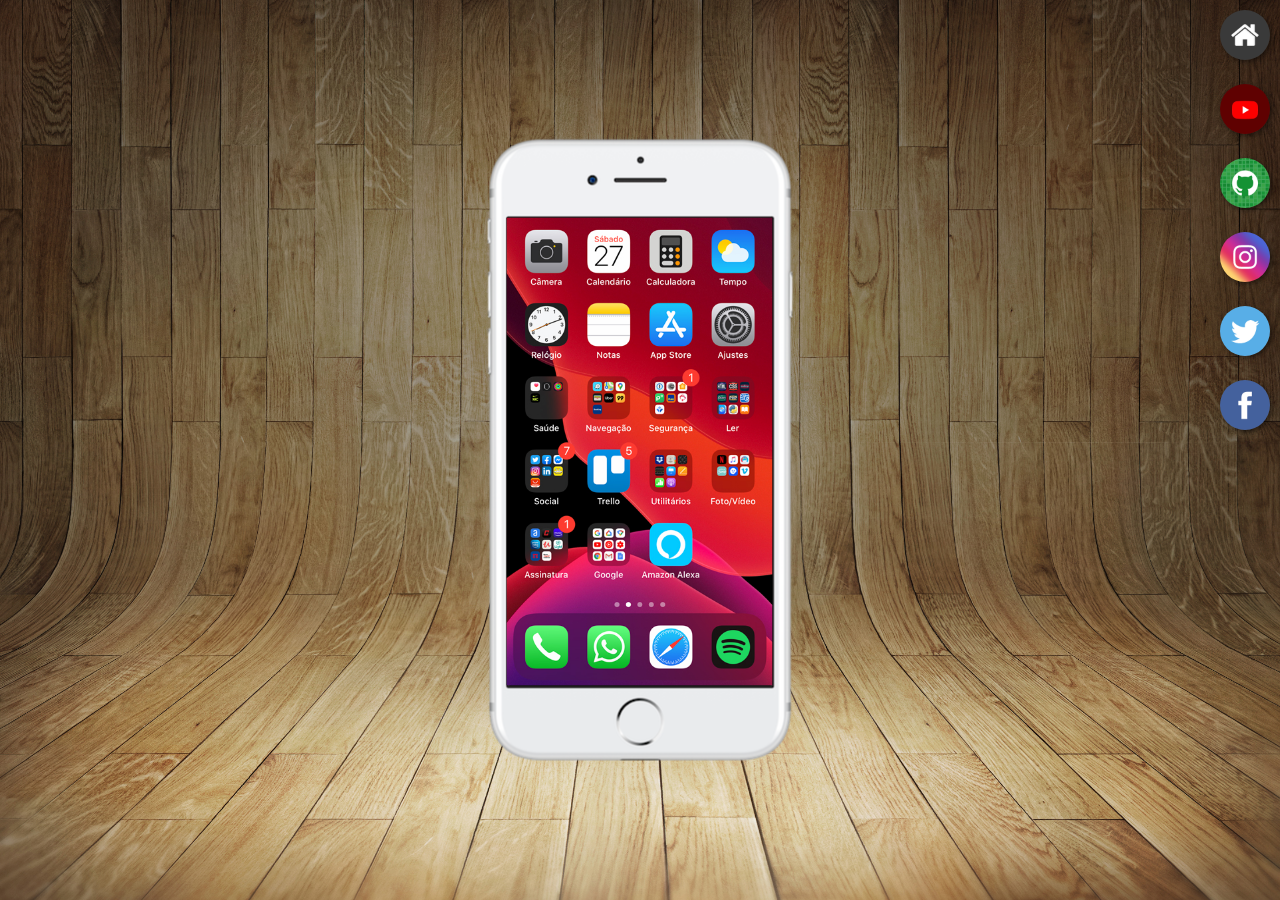
<file: index.html>
<!DOCTYPE html>
<html lang="pt-br">
<head>
    <meta charset="UTF-8">
    <meta name="viewport" content="width=device-width, initial-scale=1.0">
    <link rel="shortcut icon" href="favicon.ico" type="image/x-icon">
    <link rel="stylesheet" href="estilos/style.css">
    <title>Projeto Social</title>
</head>
<body>
   
    <main>
        <section id="telefone">          
               <iframe src="home.html" name="tela" id="tela" frameborder="0"></iframe>
        </section>

        <section id="redes-sociais"> 
            <a href="home.html" target="tela"><img src="imagens/logo-home.jpg" alt="home"></a><br>
            <a href="youtube.html" target="tela"><img src="imagens/logo-youtube.jpg" alt="youtube"></a><br>
            <a href="github.html" target="tela"><img src="imagens/logo-github.jpg" alt="github"></a><br>
            <a href="instagram.html" target="tela"><img src="imagens/logo-instagram.jpg" alt="instagram"></a><br>
            <a href="twitter.html" target="tela"><img src="imagens/logo-twitter.jpg" alt="twitter"></a><br>
            <a href="facebook.html" target="tela"><img src="imagens/logo-facebook.jpg" alt="facebook"></a><br>
        </section>
    </main>
   
</body>
</html>
</file>
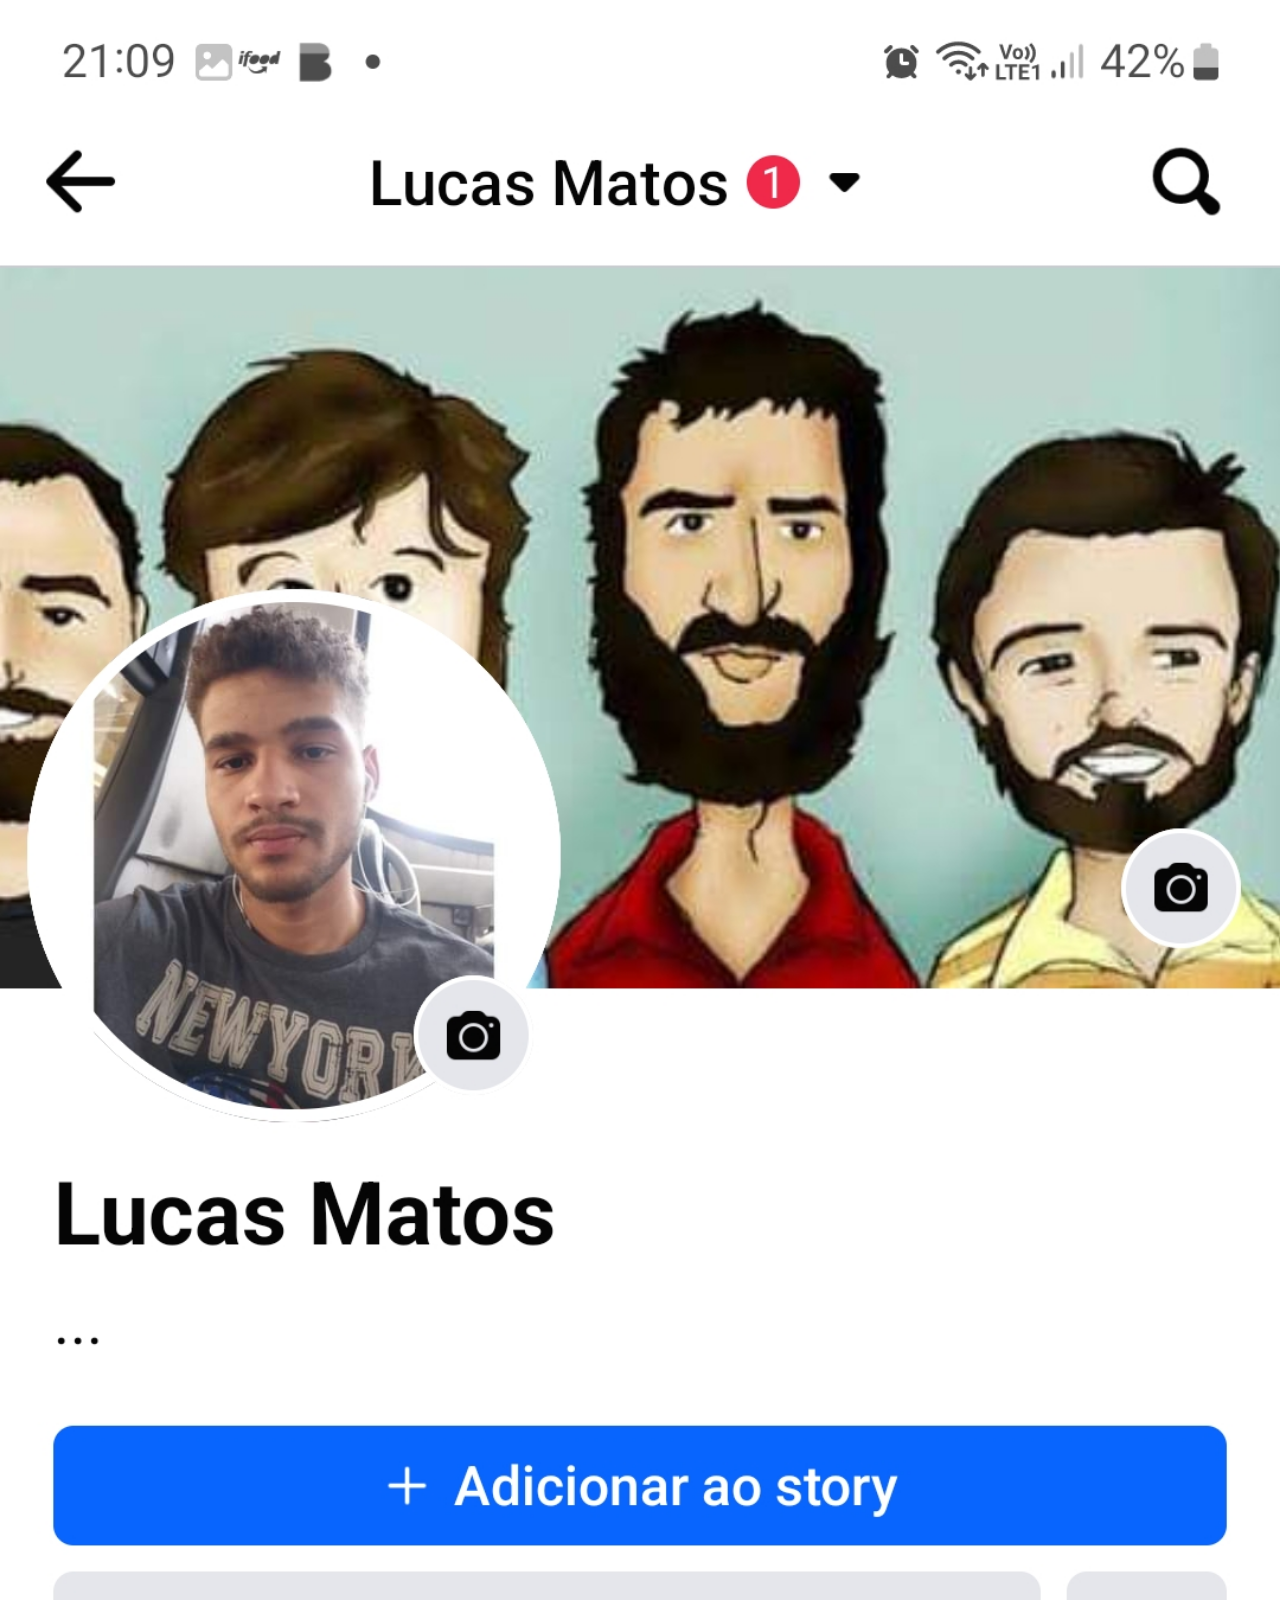
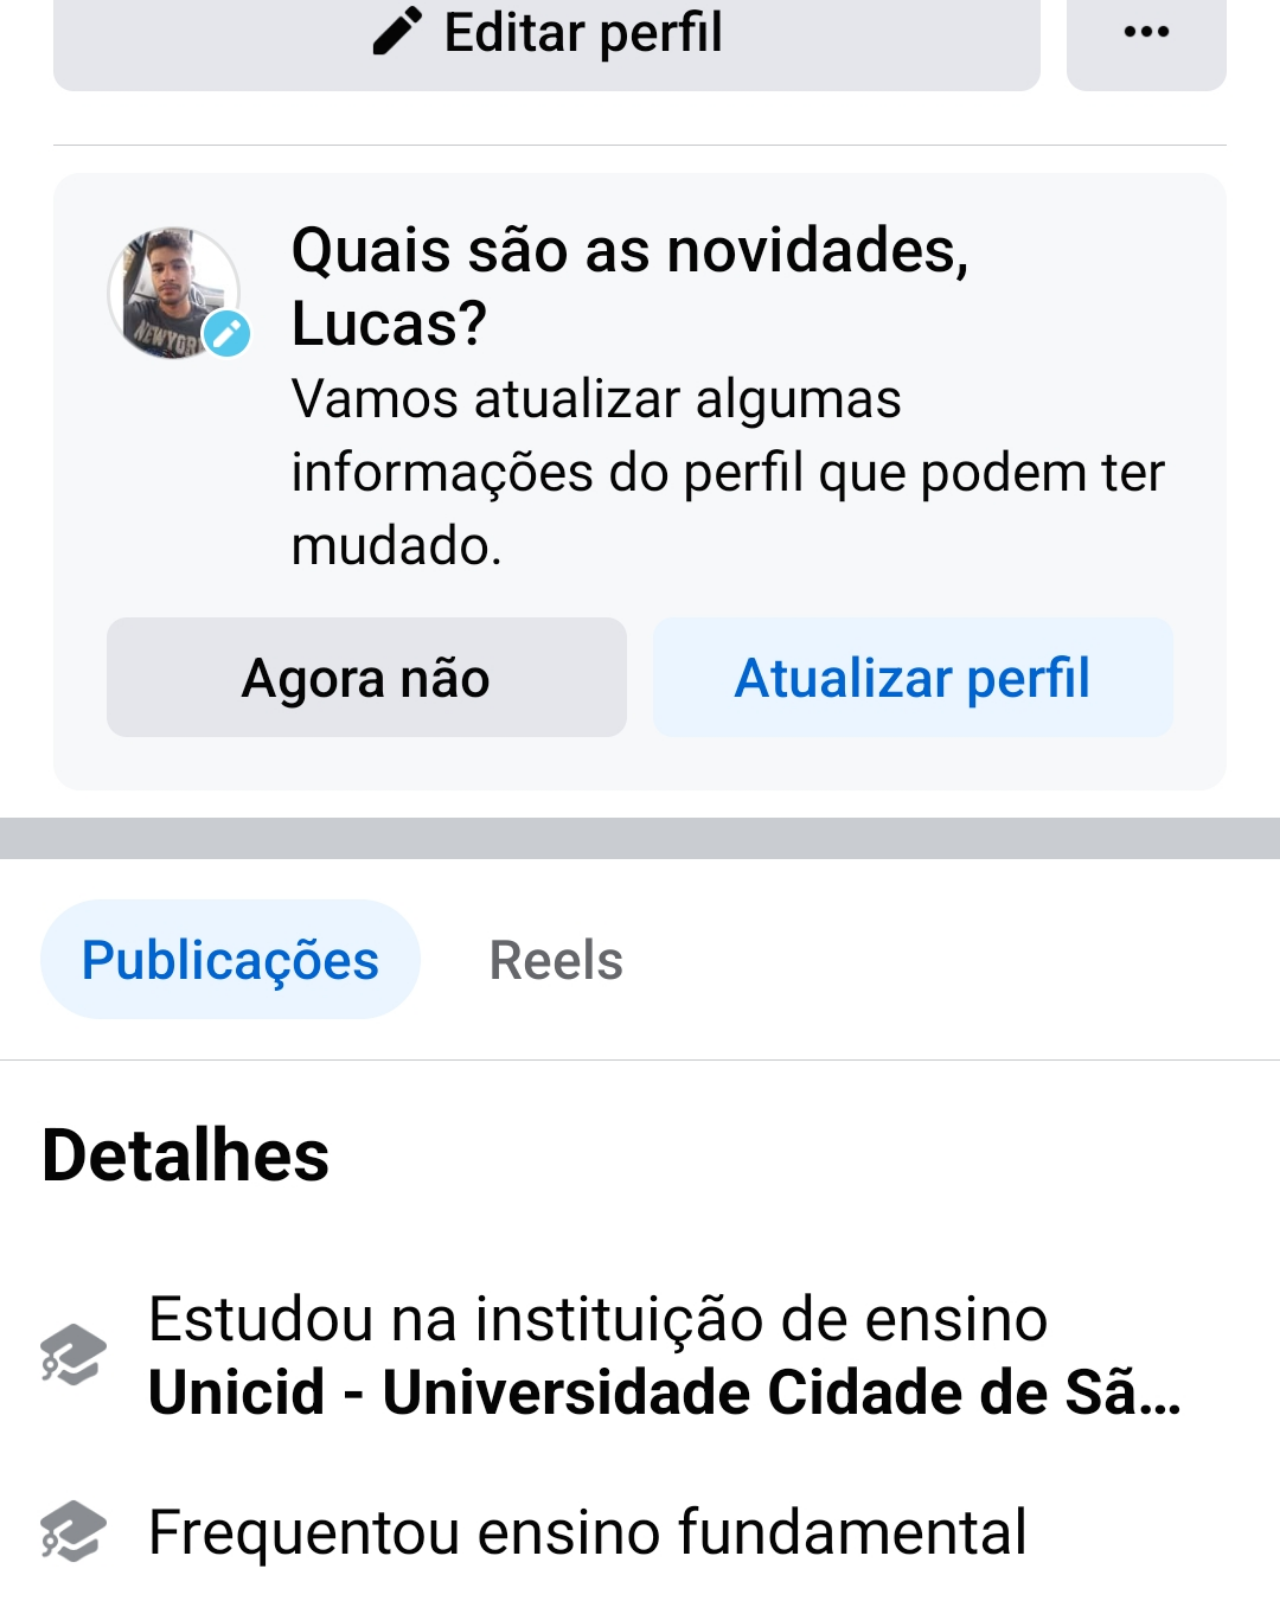
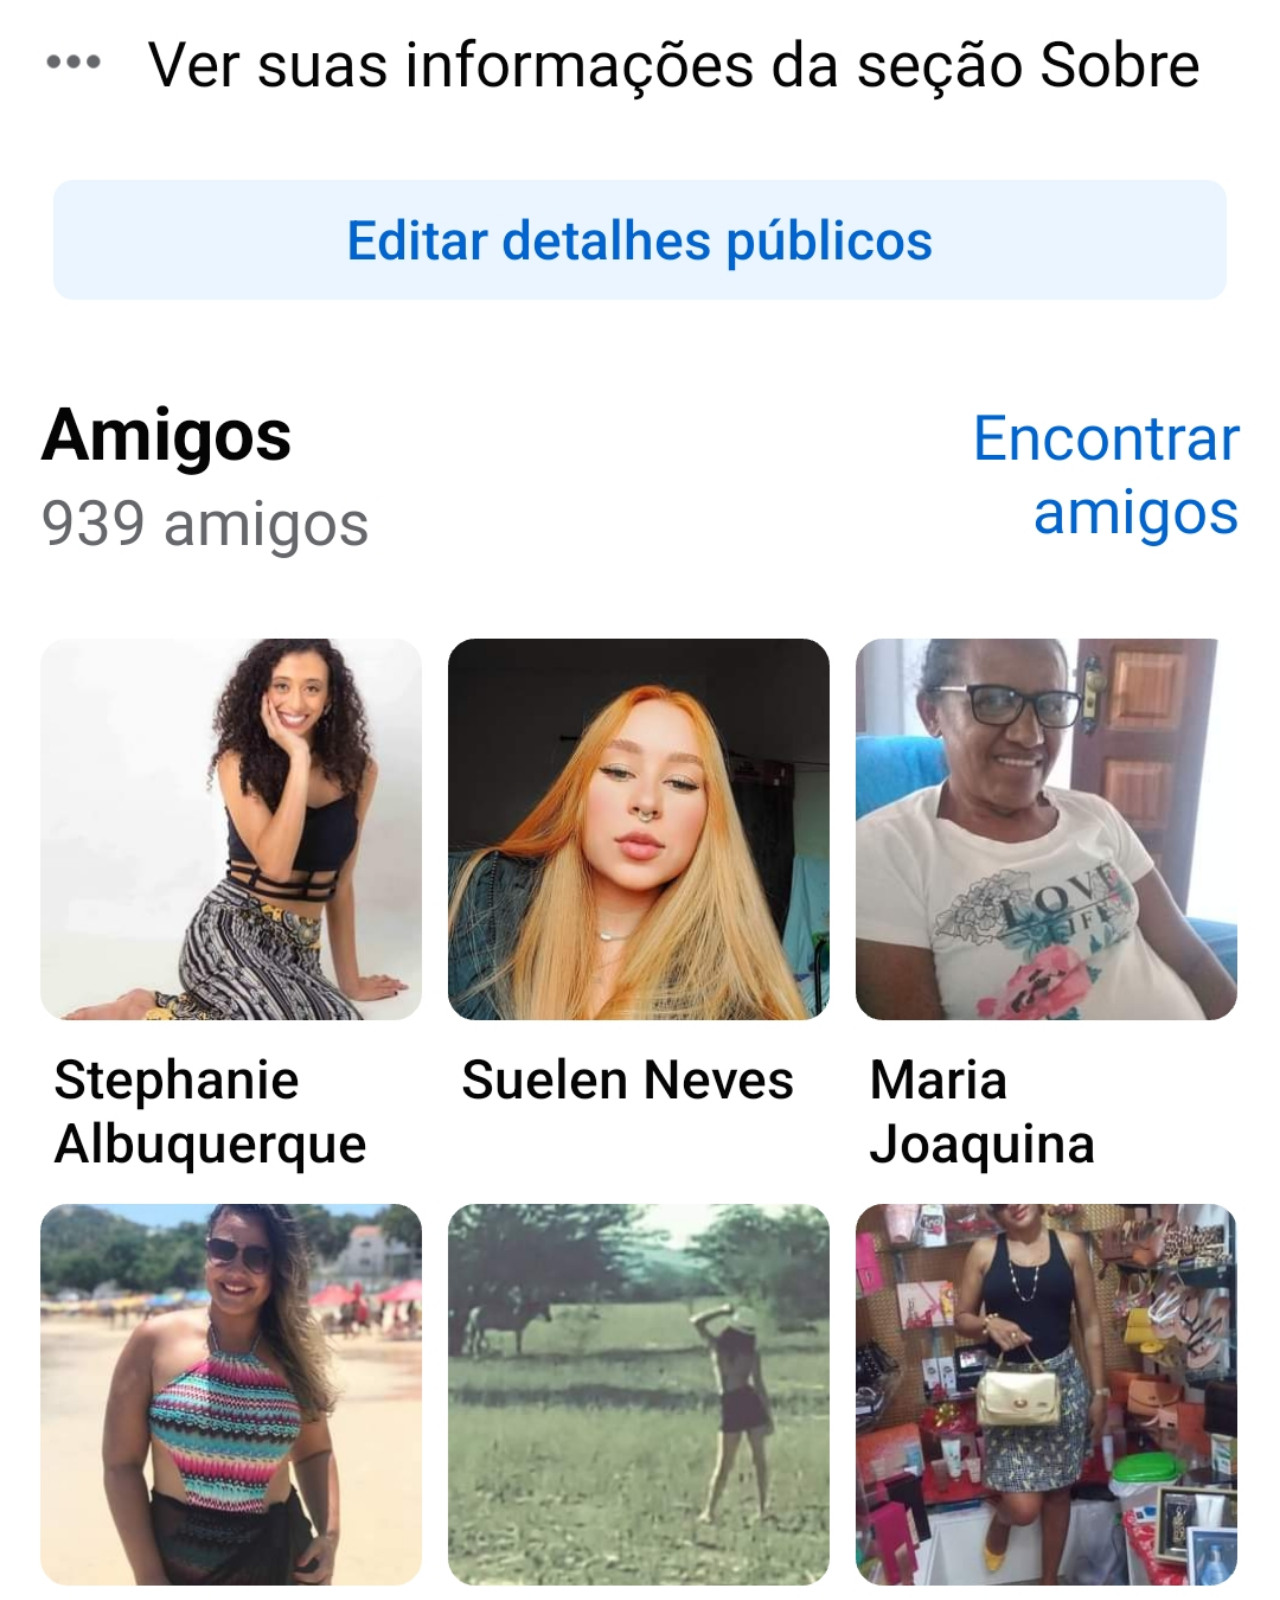
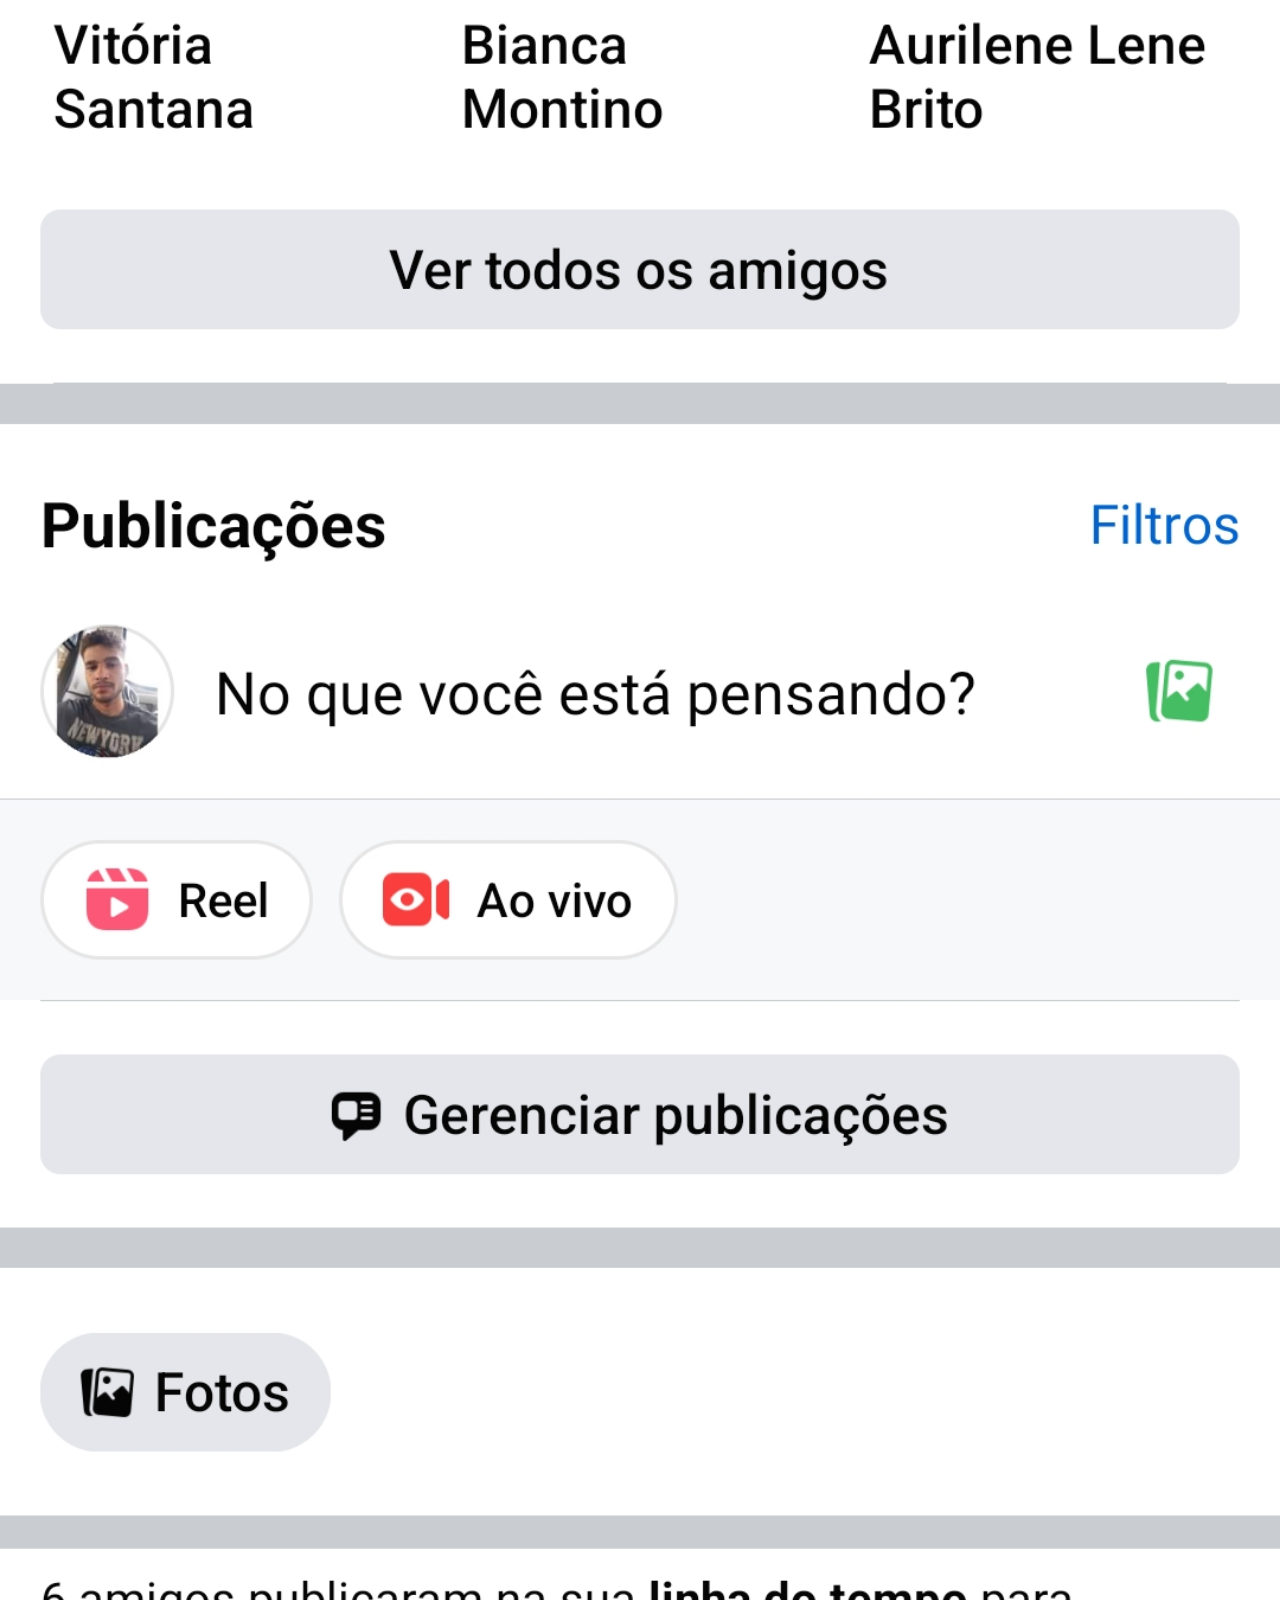
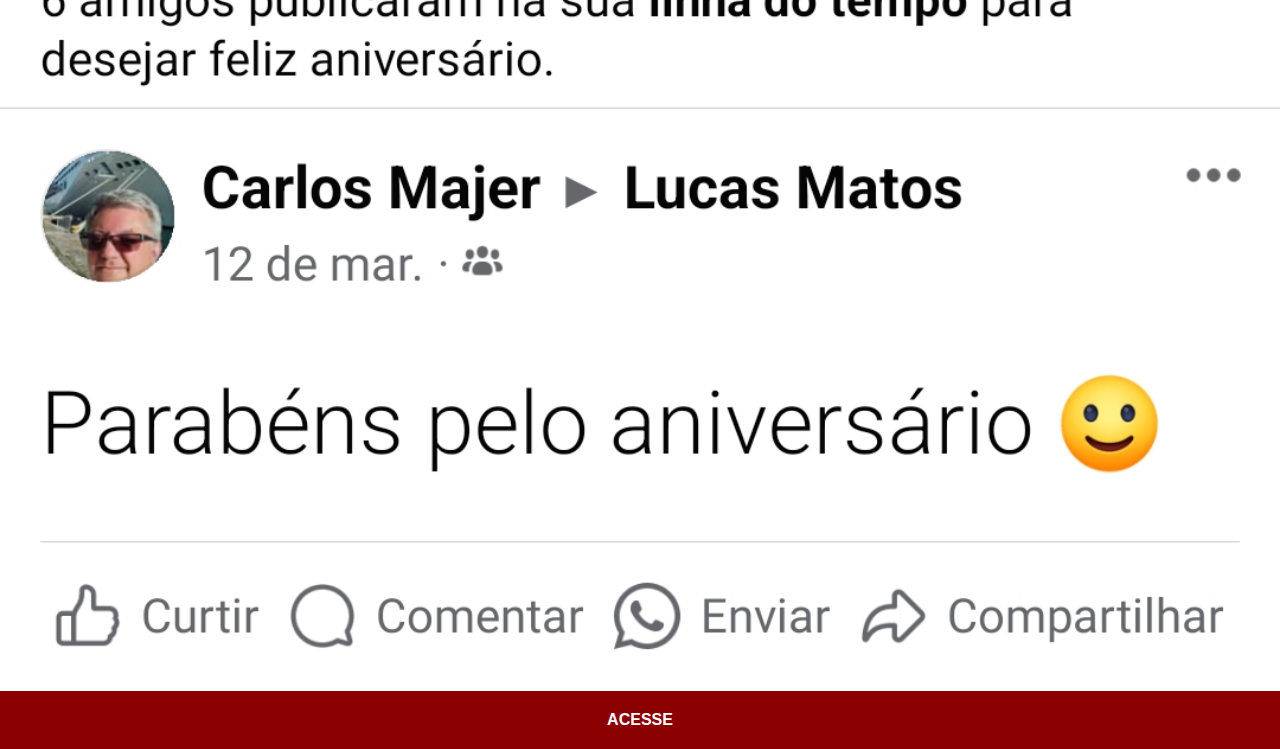
<file: facebook.html>
<!DOCTYPE html>
<html lang="pt-br">
<head>
    <meta charset="UTF-8">
    <meta name="viewport" content="width=device-width, initial-scale=1.0">
    <title>Facebook</title>
    <link rel="stylesheet" href="estilos/social.css">
</head>
<body>
    <img src="imagens/tela-facebook.jpg" alt="Facebook">
    <a href="https://www.facebook.com/lucas.matos.35513/">ACESSE</a>
</body>
</html>
</file>
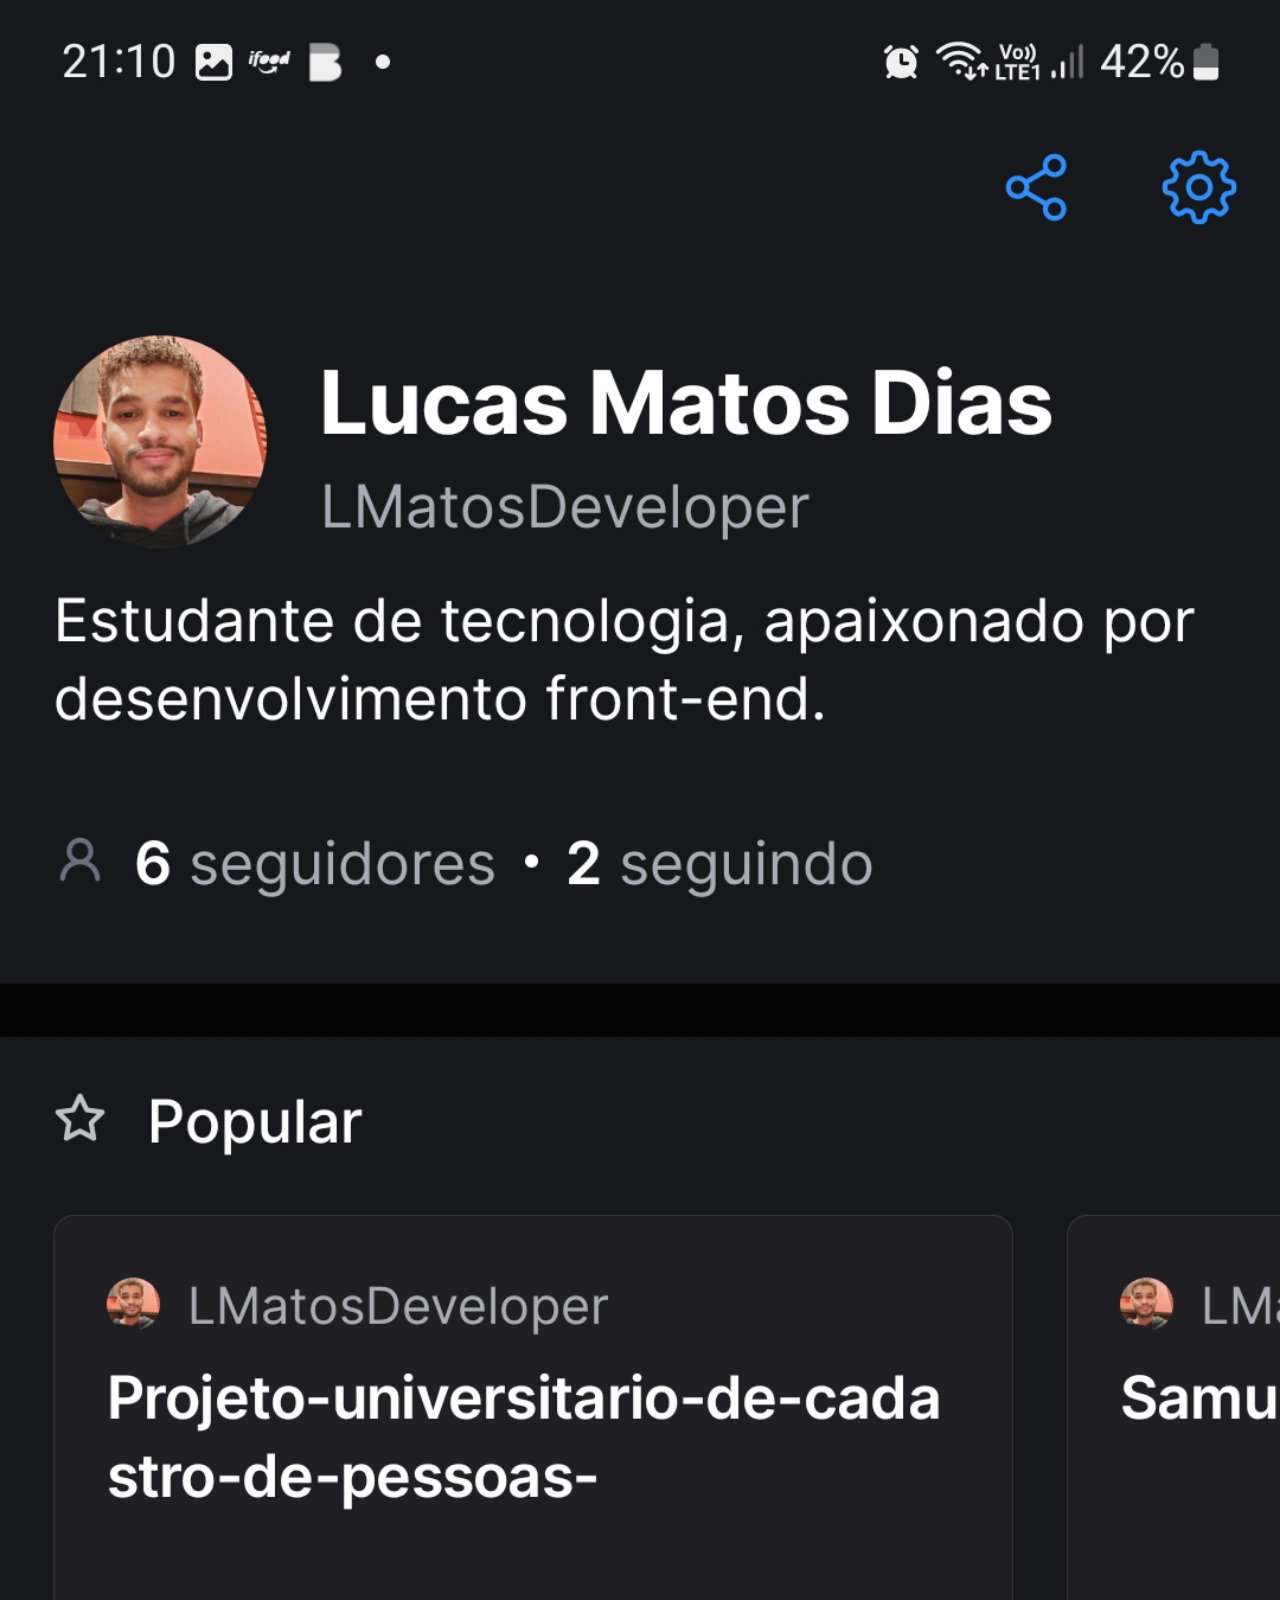
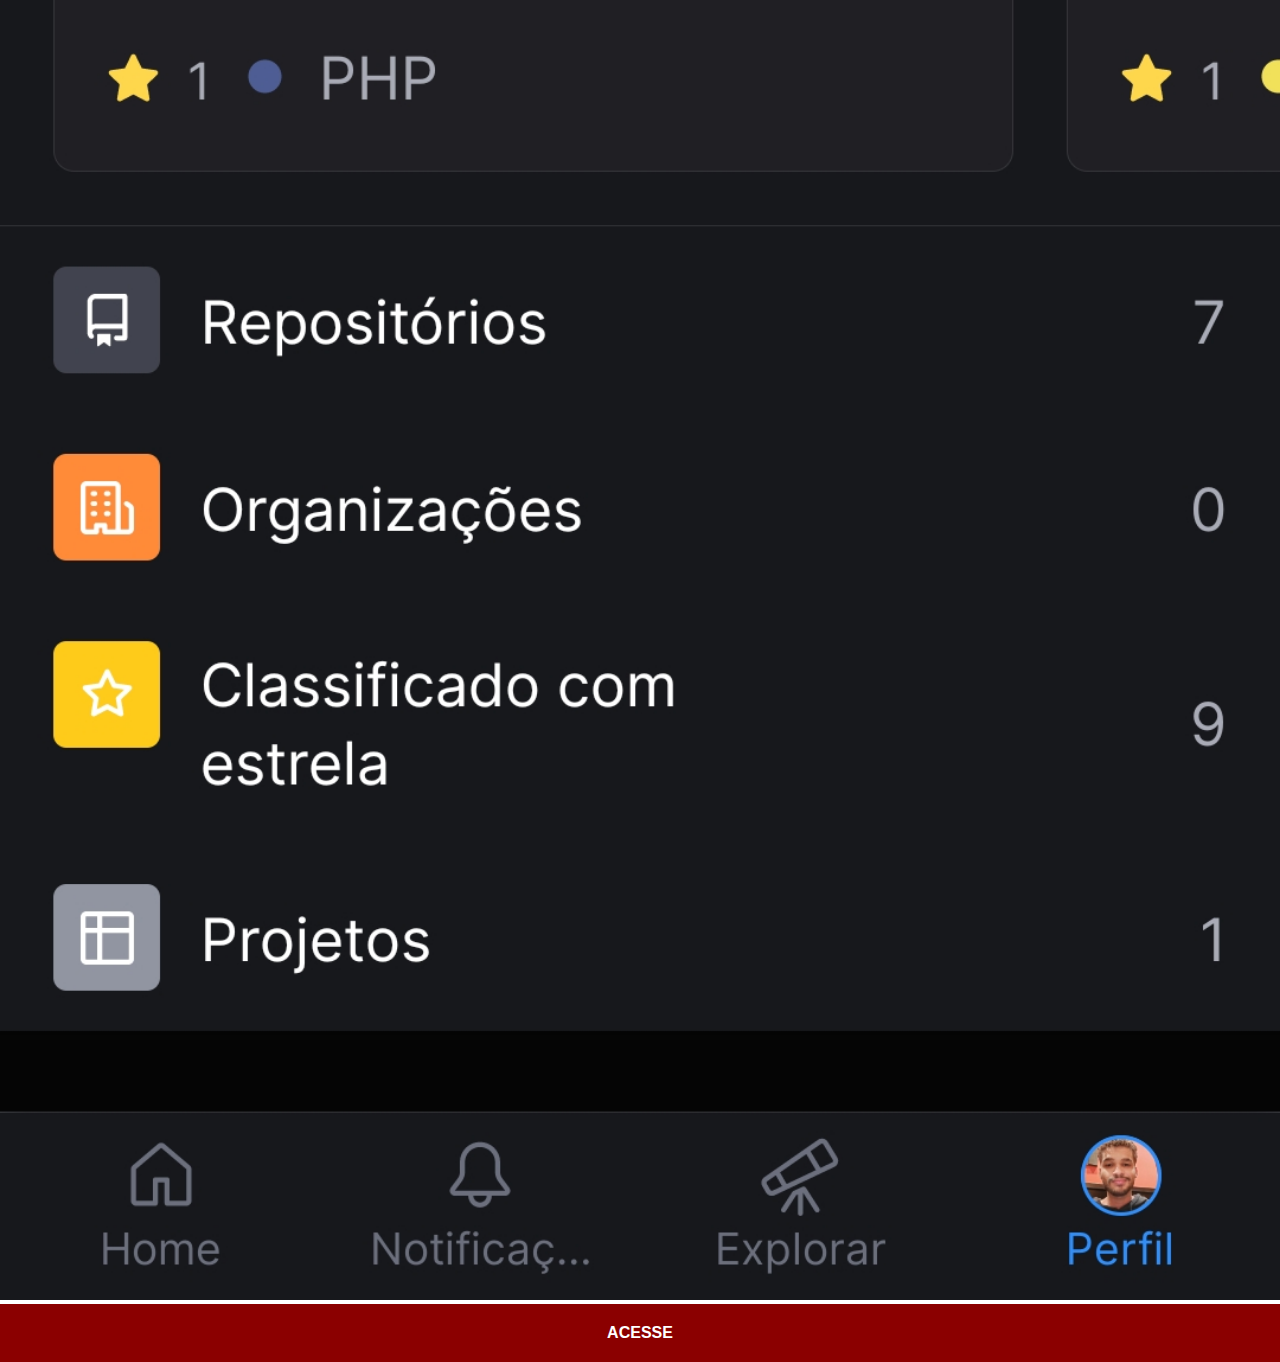
<file: github.html>
<!DOCTYPE html>
<html lang="pt-br">
<head>
    <meta charset="UTF-8">
    <meta name="viewport" content="width=device-width, initial-scale=1.0">
    <title>Document</title>
    <link rel="stylesheet" href="estilos/social.css">
</head>
<body>
    <img src="imagens/tela-github.jpg" alt="Github">
    <a href="https://github.com/LMatosDeveloper">ACESSE</a>
</body>
</html>
</file>
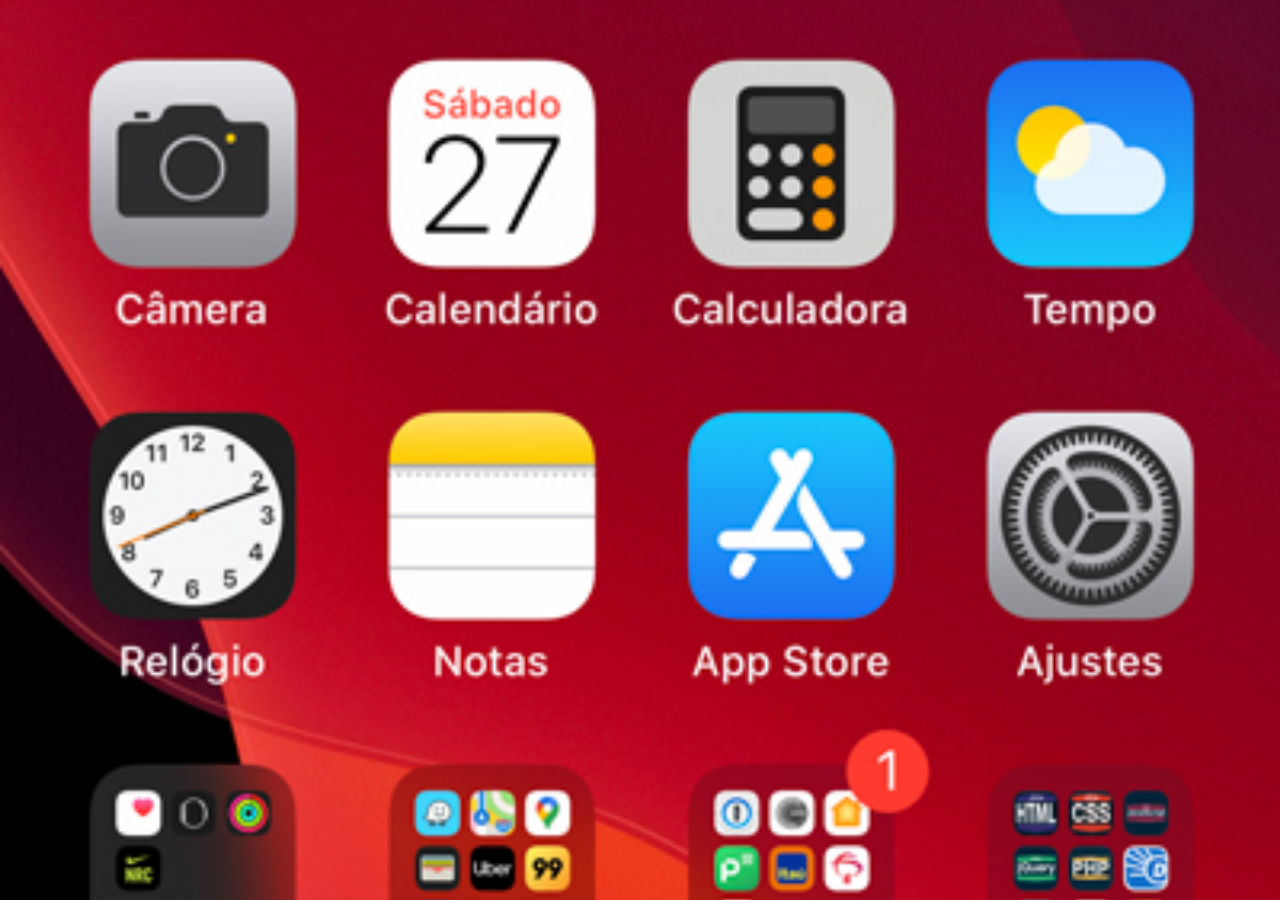
<file: home.html>
<!DOCTYPE html>
<html lang="pt-br">
<head>
    <meta charset="UTF-8">
    <meta name="viewport" content="width=device-width, initial-scale=1.0">
    <title>Home</title>
    <style>
        *{
            margin: 0px;
            padding: 0px;
        }
        body {
            width: 100vw;
            height: 100vh;
            background: black url('imagens/tela-home.jpg') no-repeat top center; 
            background-size: cover;
        }
    </style>
</head>
<body>
    
</body>
</html>
</file>
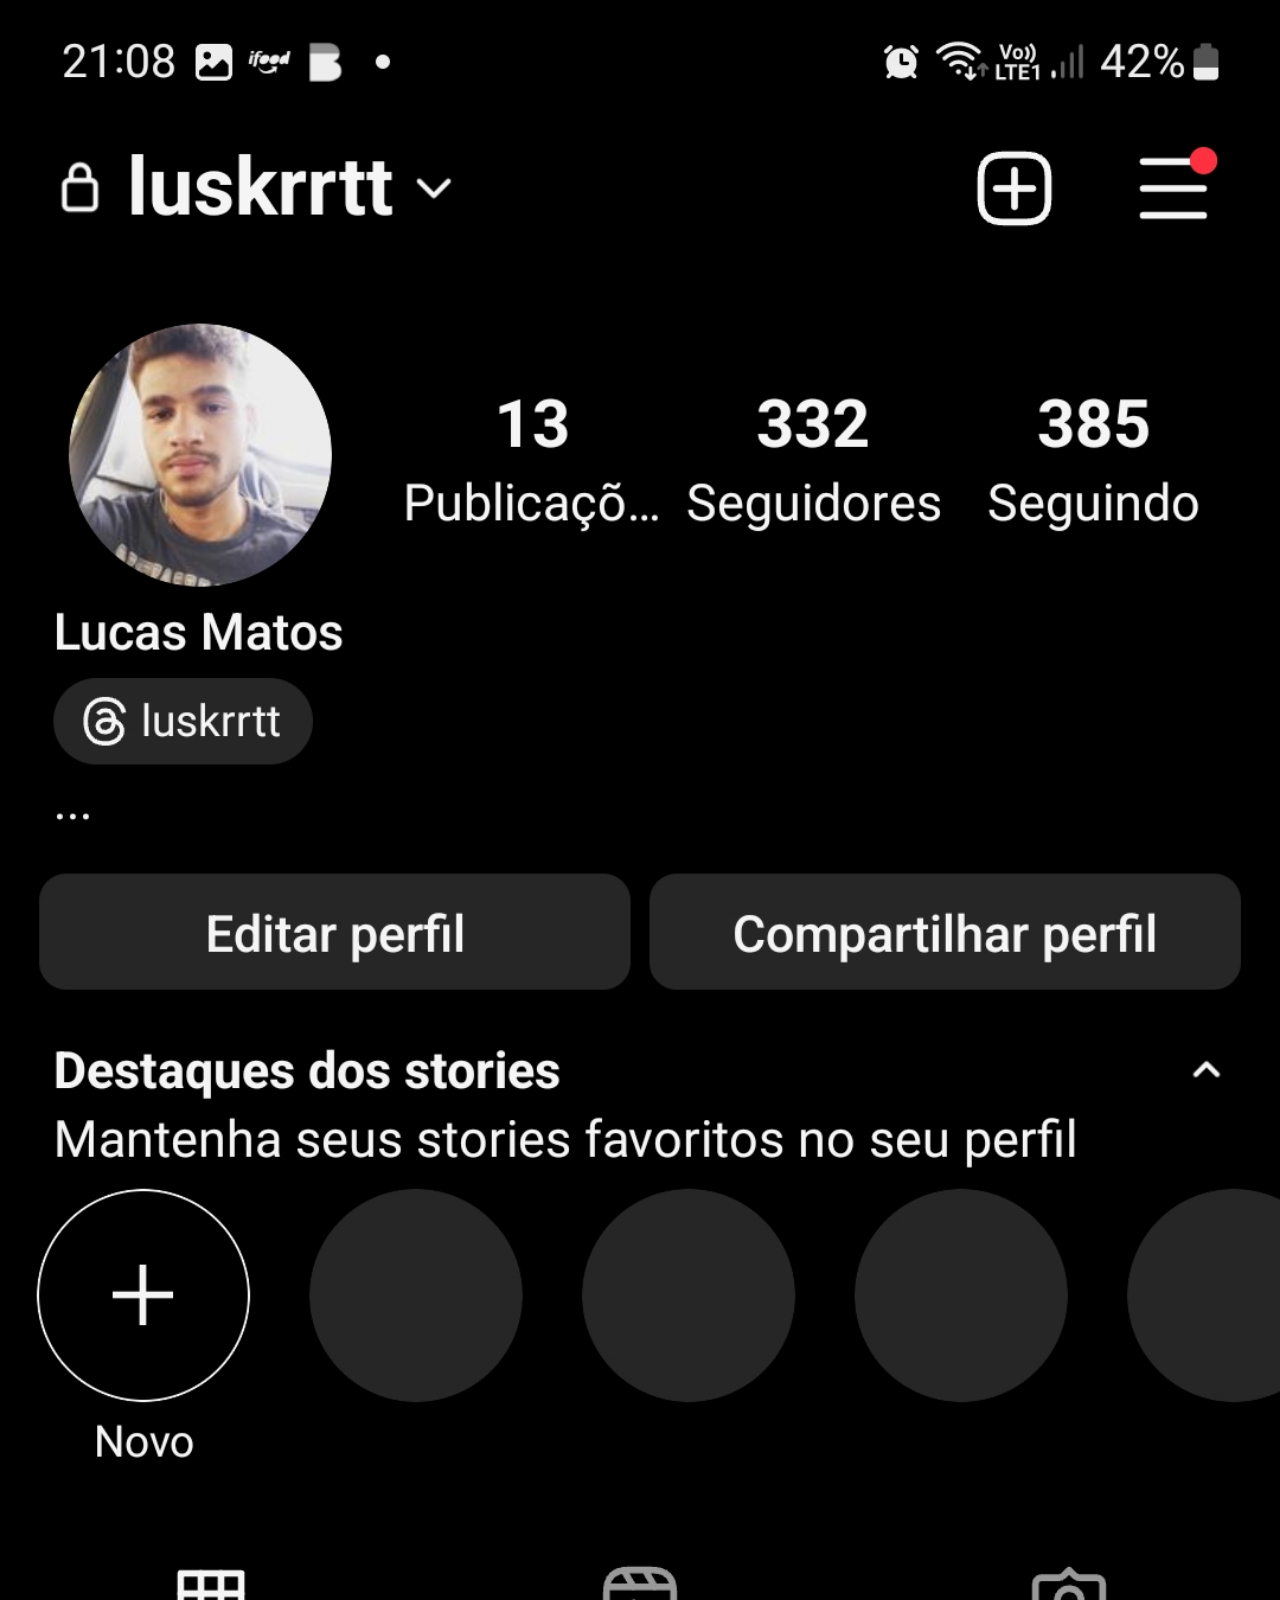
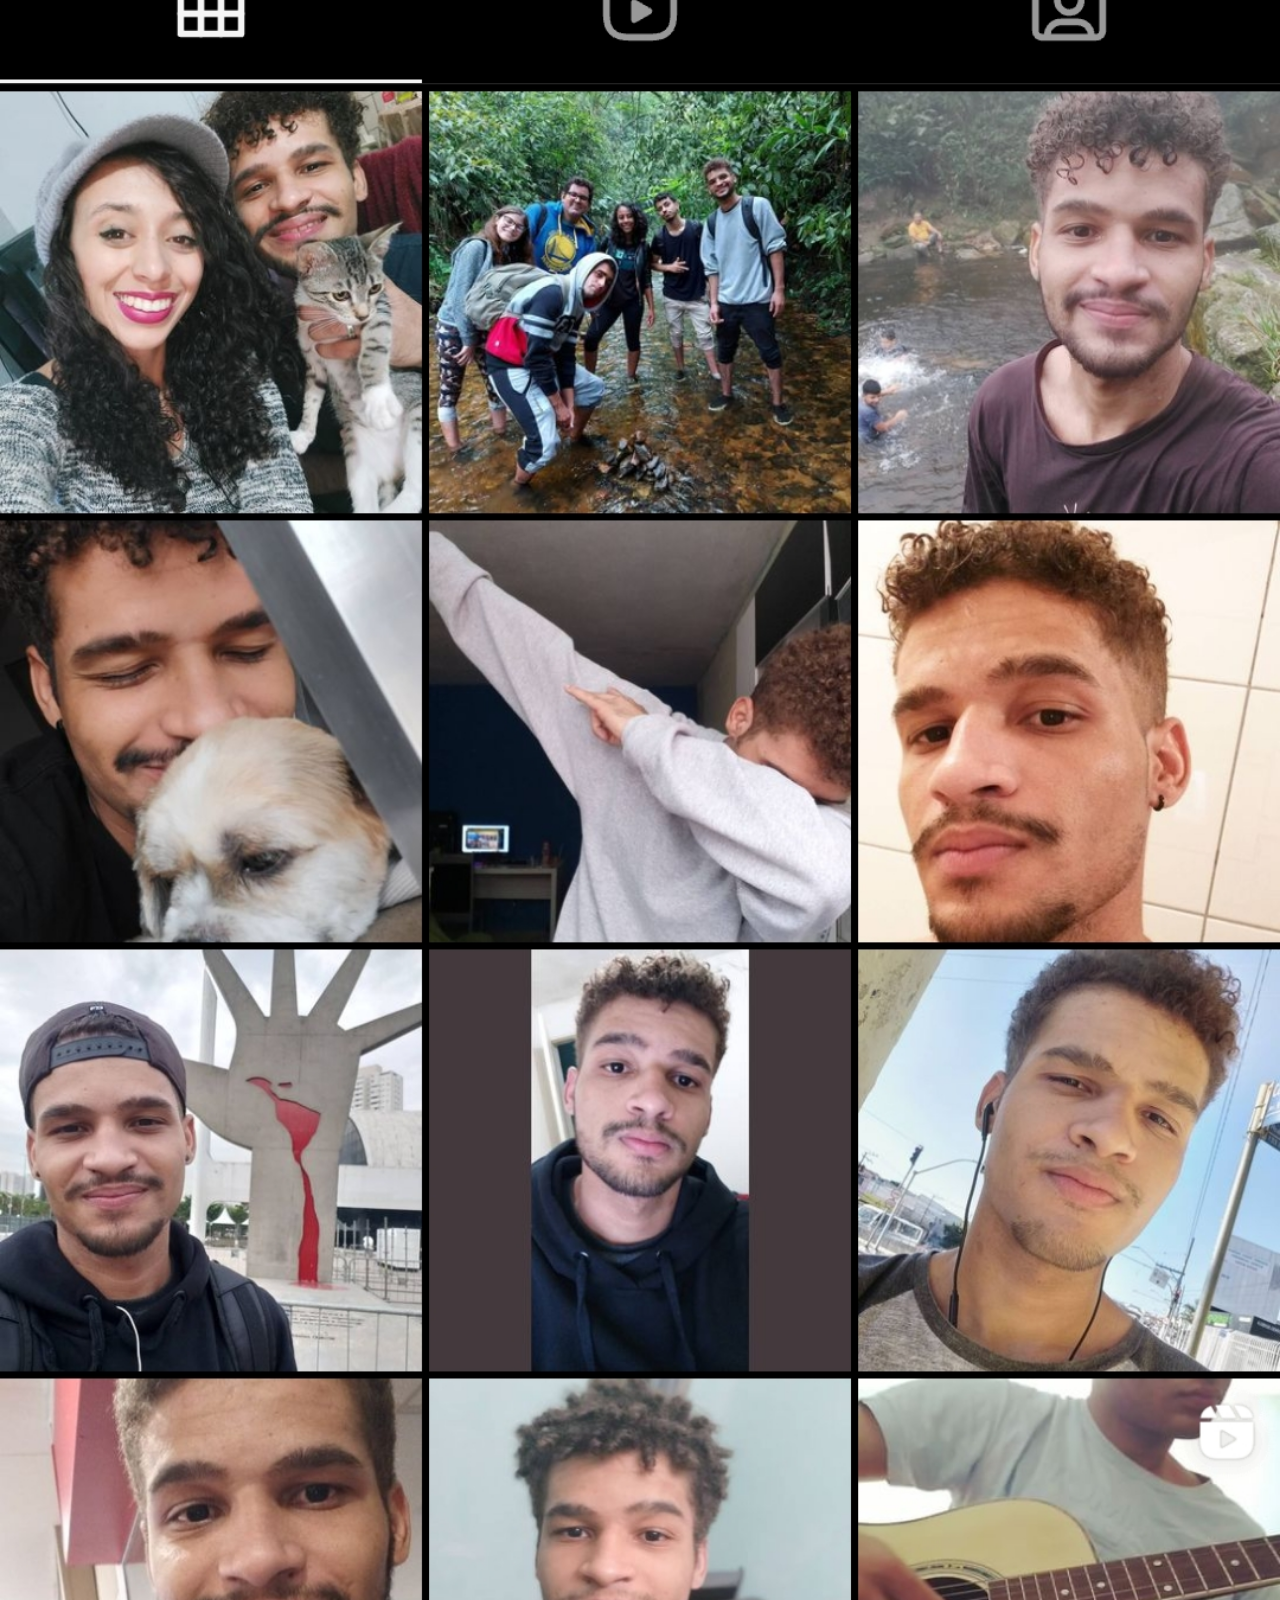
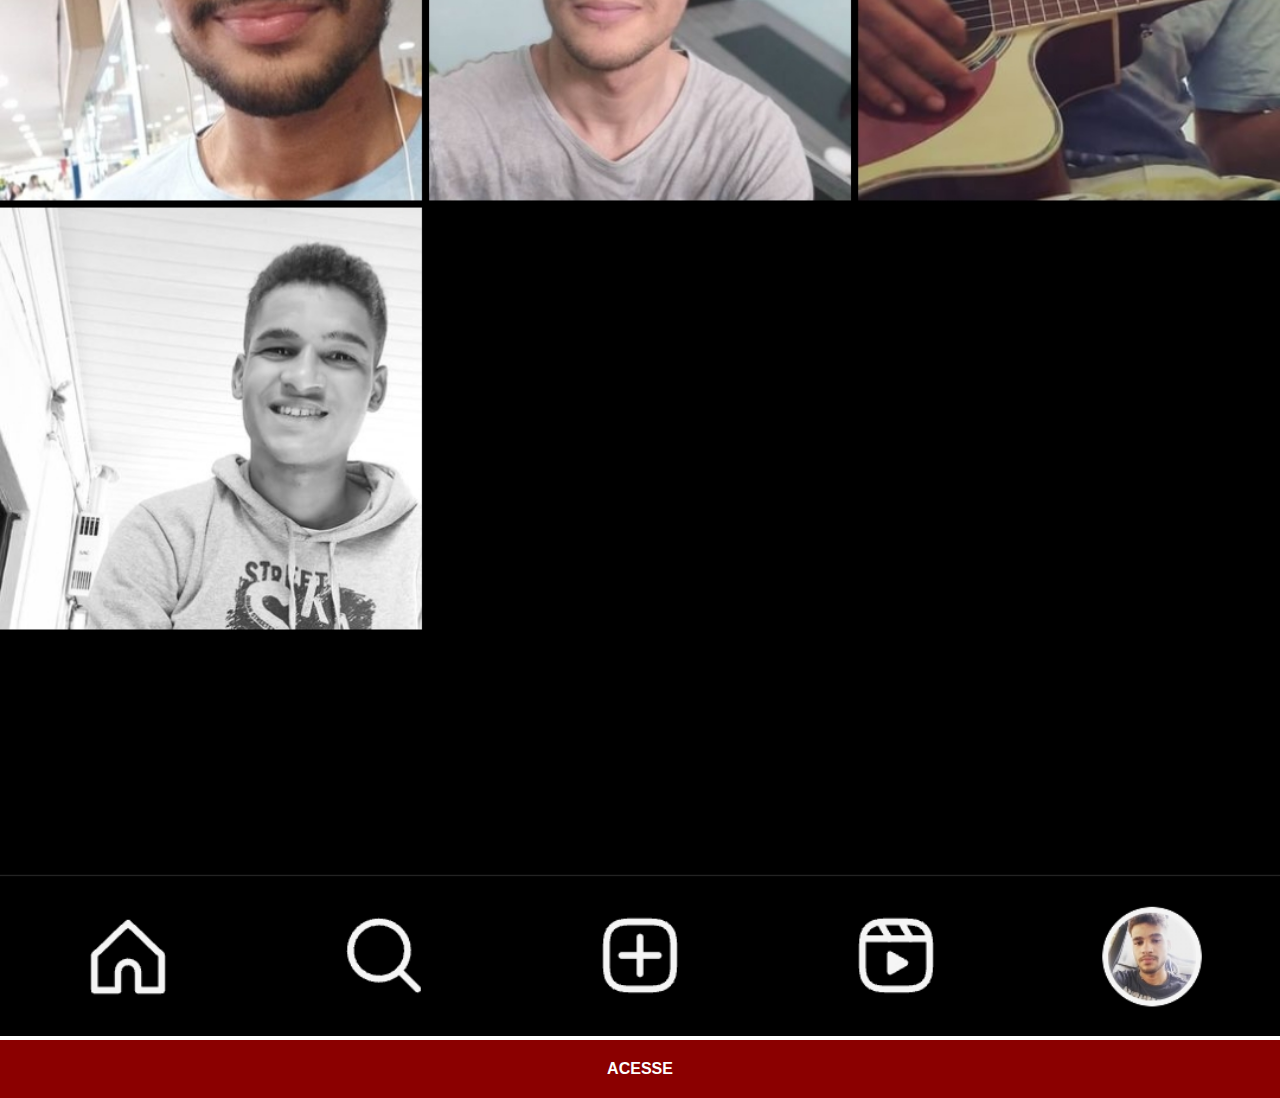
<file: instagram.html>
<!DOCTYPE html>
<html lang="pt-br">
<head>
    <meta charset="UTF-8">
    <meta name="viewport" content="width=device-width, initial-scale=1.0">
    <title>Instagram</title>
    <link rel="stylesheet" href="estilos/social.css">
</head>
<body>
    <img src="imagens/tela-instagram.jpg" alt="Instagram">
    <a href="https://www.instagram.com/luskrrtt/">ACESSE</a>
</body>
</html>
</file>
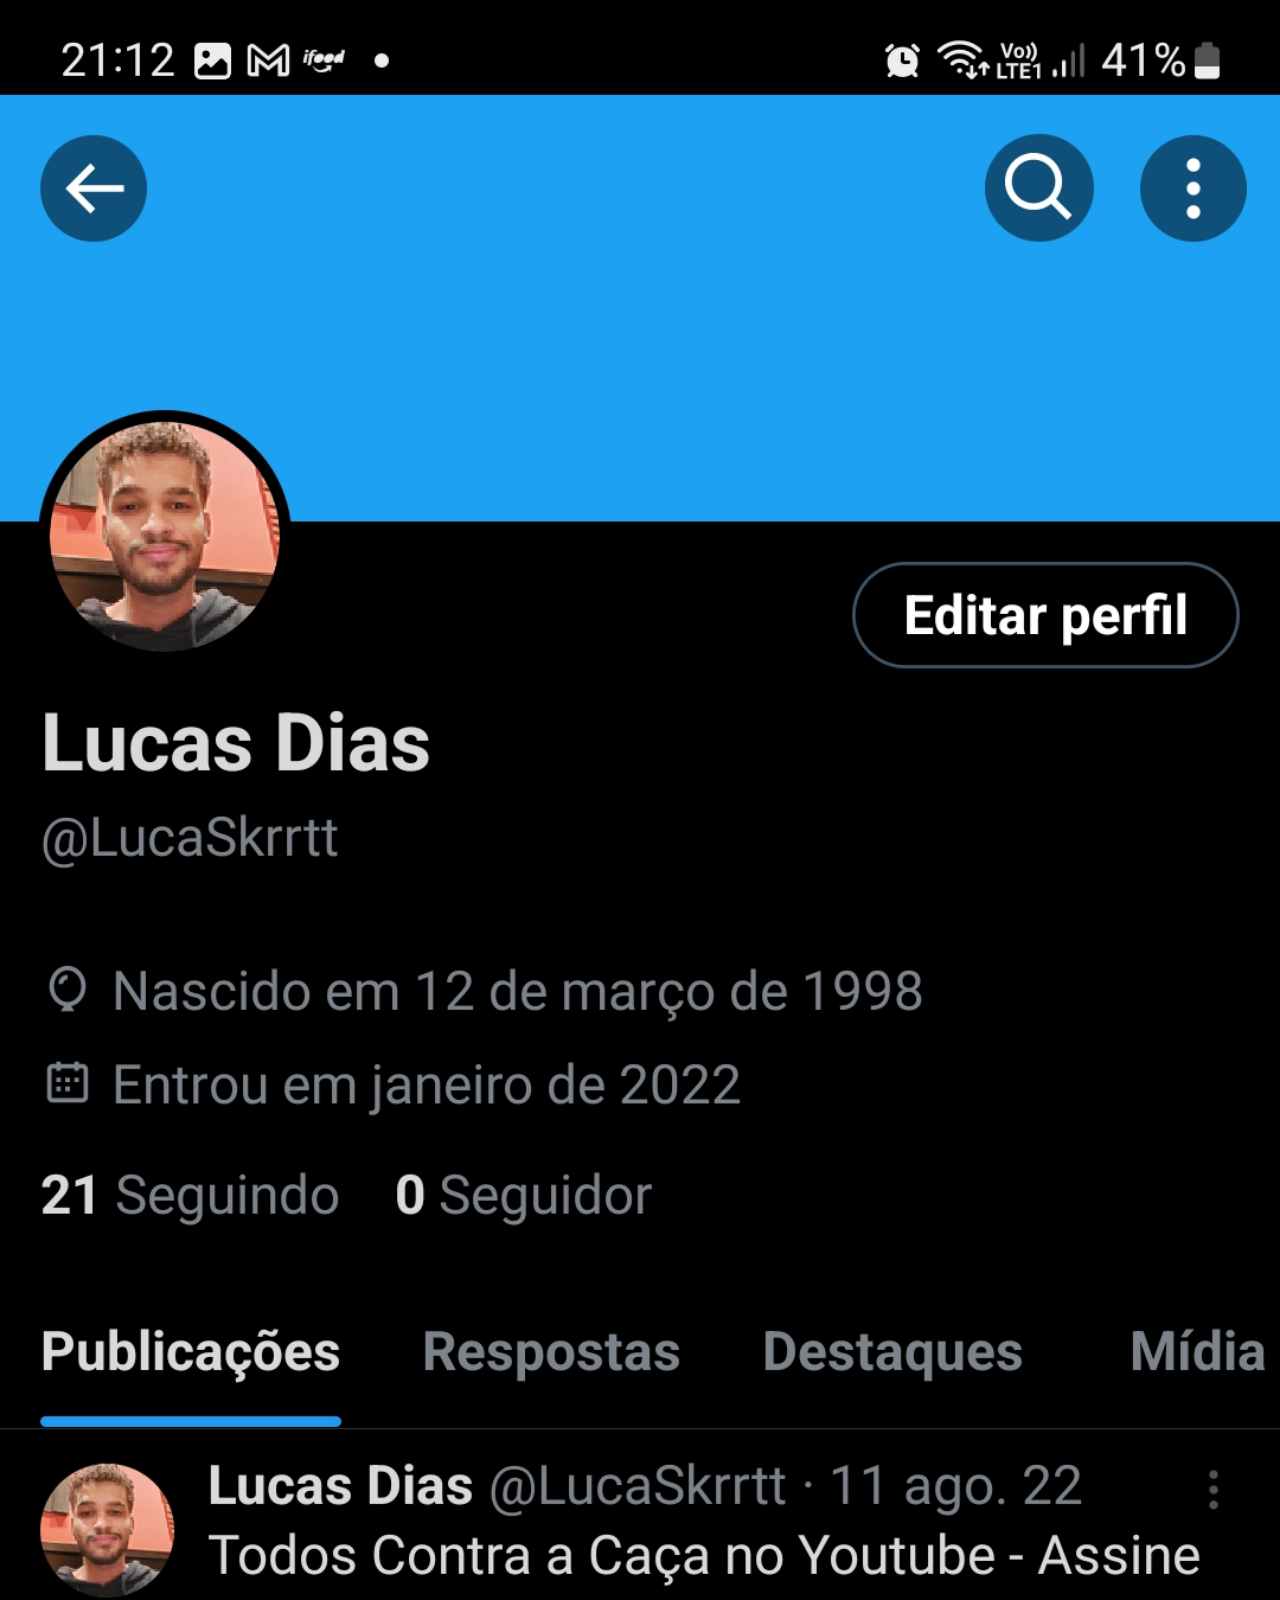
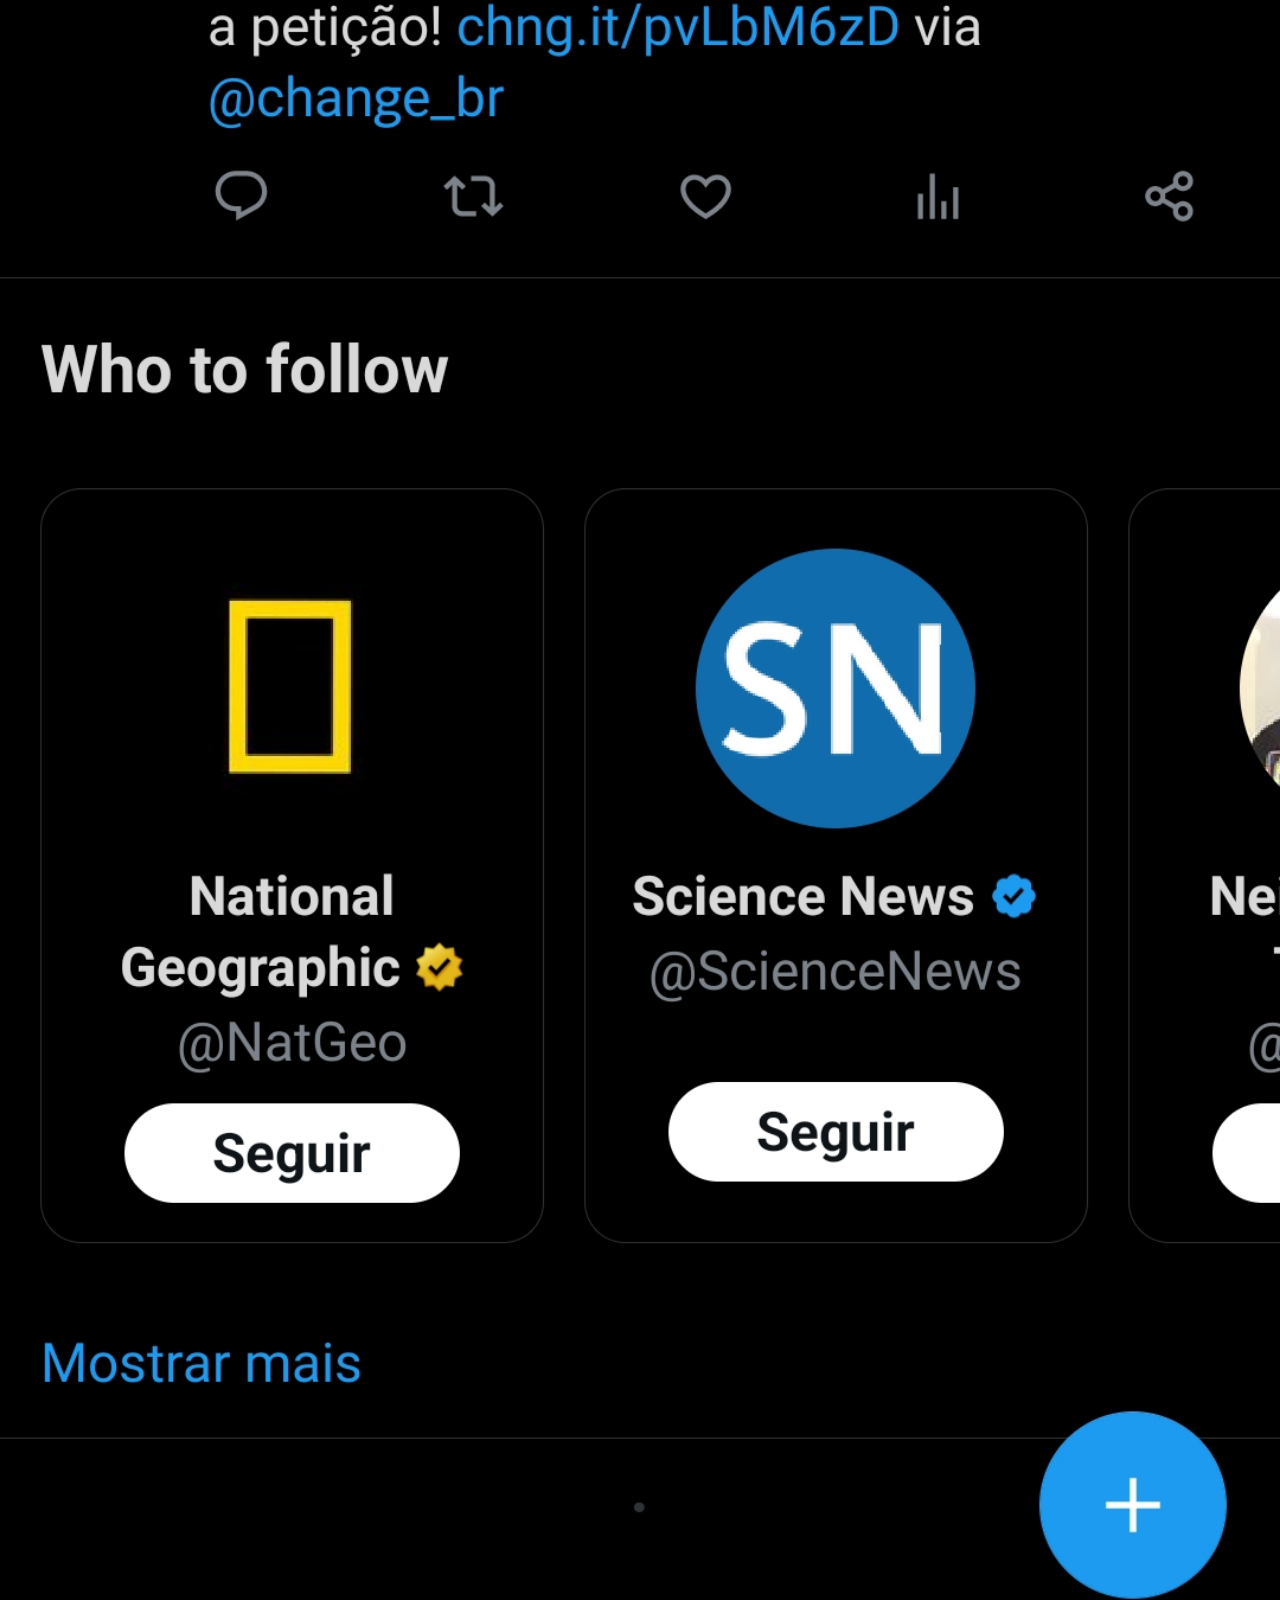
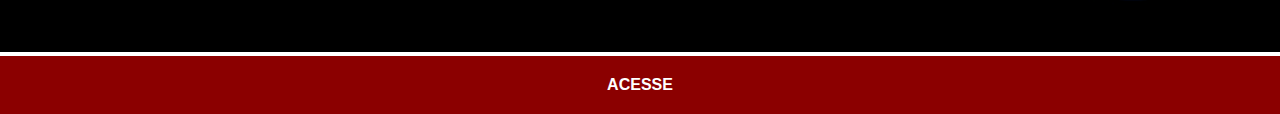
<file: twitter.html>
<!DOCTYPE html>
<html lang="pt-br">
<head>
    <meta charset="UTF-8">
    <meta name="viewport" content="width=device-width, initial-scale=1.0">
    <title>Twitter</title>
    <link rel="stylesheet" href="estilos/social.css">
</head>
<body>
    <img src="imagens/tela-twitter.jpg" alt="">
    <a href="https://twitter.com/LucaSkrrtt">ACESSE</a>
</body>
</html>
</file>
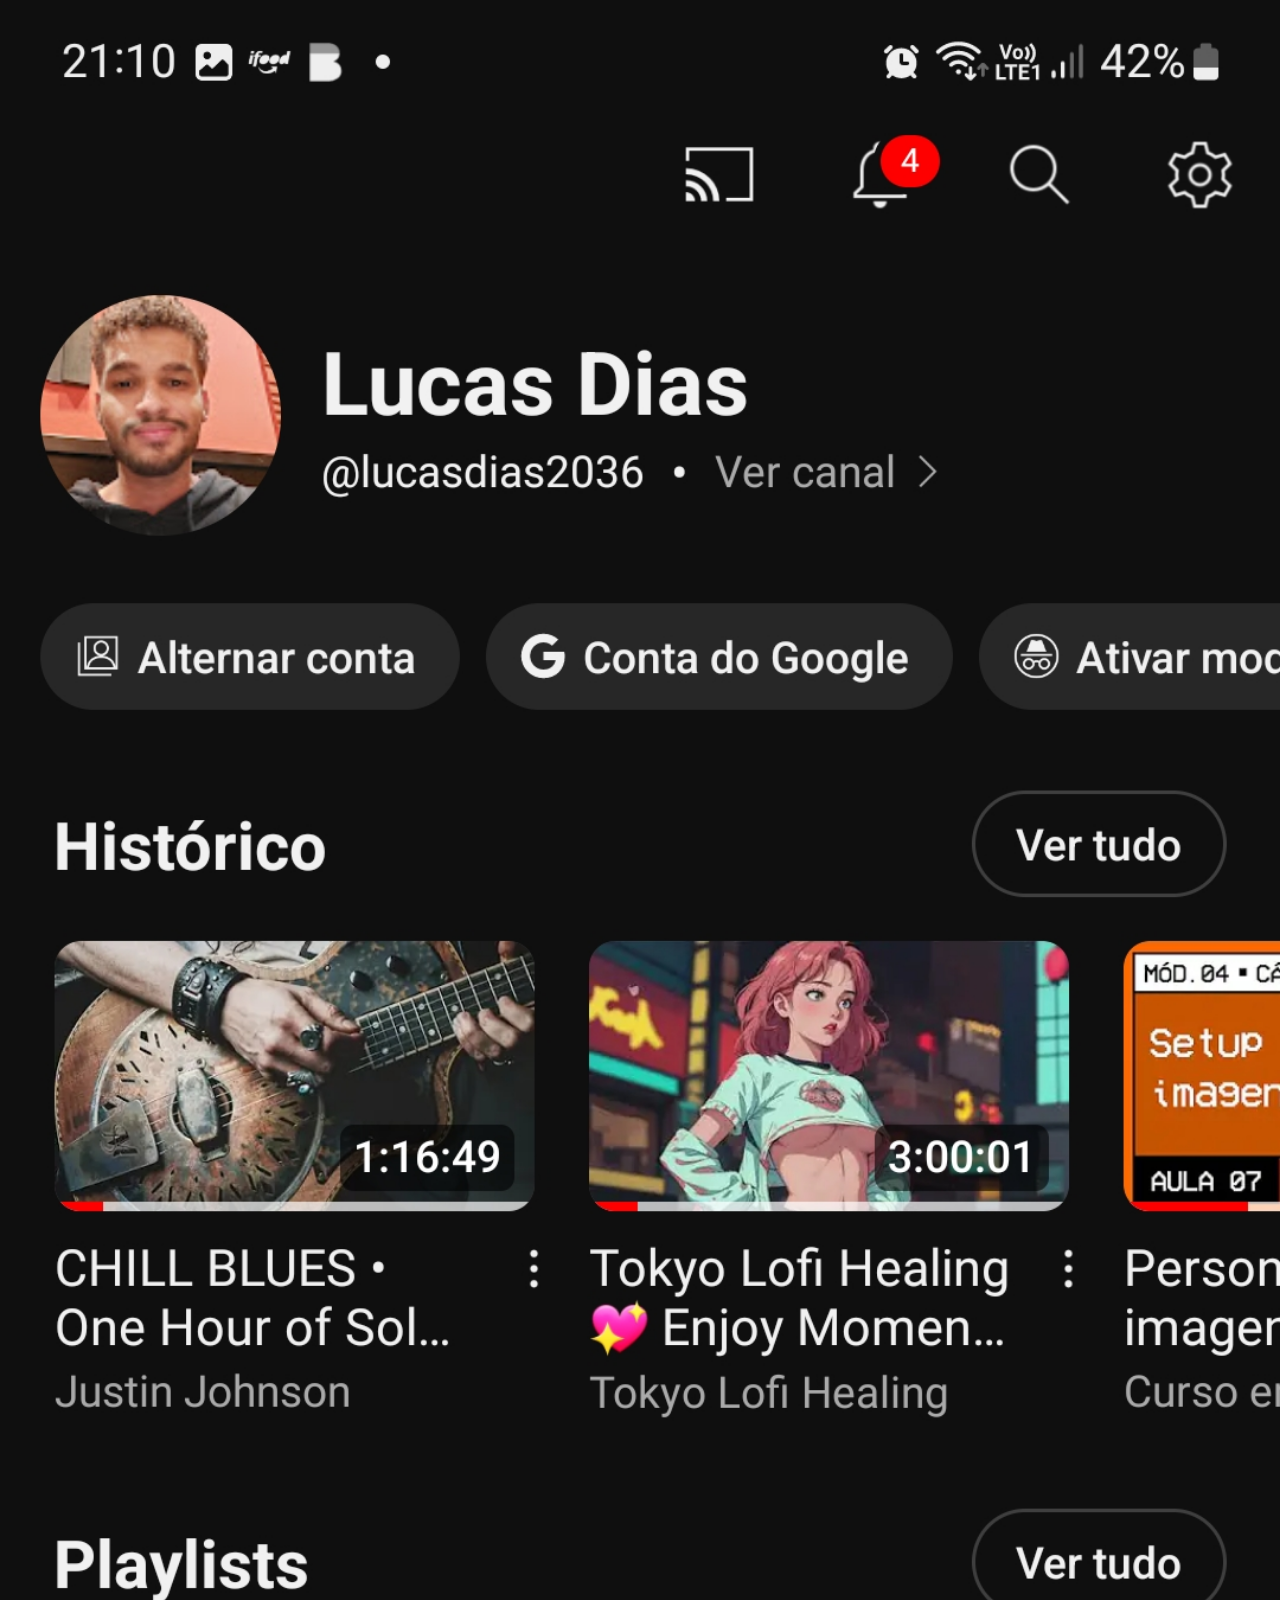
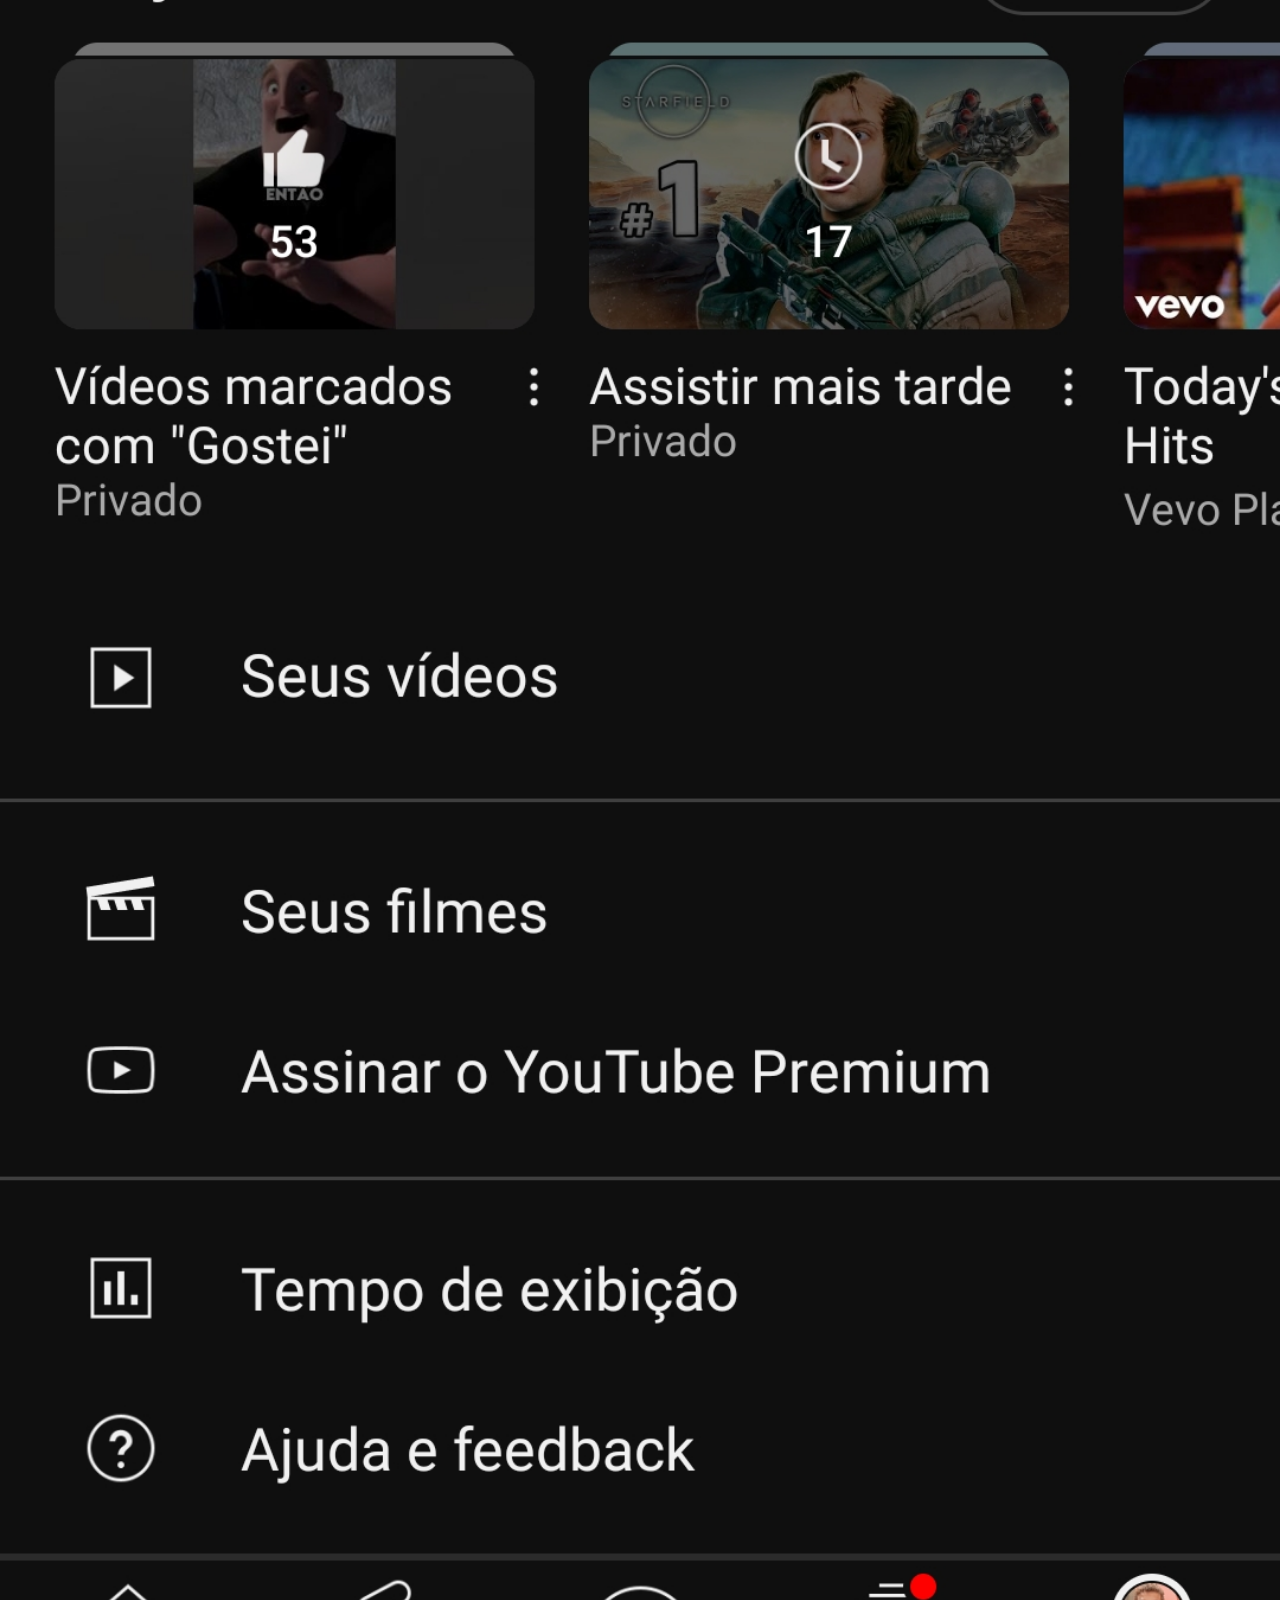
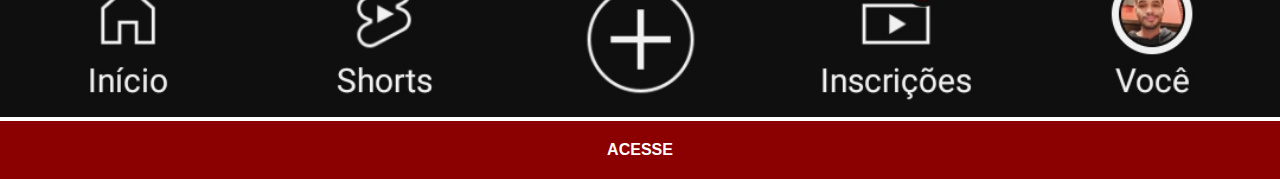
<file: youtube.html>
<!DOCTYPE html>
<html lang="pt-br">
<head>
    <meta charset="UTF-8">
    <meta name="viewport" content="width=device-width, initial-scale=1.0">
    <title>YouTube</title>
    <link rel="stylesheet" href="estilos/social.css">
</head>
<body>
    <img src="imagens/tela-youtube.jpg" alt="youtube">
    <a href="https://www.youtube.com/@lucasdias2036/featured">ACESSE</a>
</body>
</html>
</file>
<file: estilos/style.css>
@charset "UTF-8";

* {
    margin: 0px;
    padding: 0px;
    font-family: Arial, Helvetica, sans-serif;
}

html, body {
    height: 100vh;
    width: 100vw;
    background: url('../imagens/fundo-madeira.jpg') top center, no-repeat, fixed;
    background-size: cover;
}

section#telefone {
    position: absolute;
    top: 50%;
    left: 50%;
    transform: translate(-50%, -50%);

    background: url('../imagens/frame-iphone.png') no-repeat ;
    width: 311px;
    height: 627px;
}

iframe#tela {
    position: relative;
    top: 81px;
    left: 22px;
    width: 266px;
    height: 468px;   
}

section#redes-sociais{
    text-align: right;
}

section#redes-sociais img {
        width: 50px;
        margin: 10px;
        border-radius: 50%;
        box-shadow: 2px 2px 5px rgba(0, 0, 0, 0.479);
        box-sizing: border-box;
}

section#redes-sociais img:hover {
    border: 2px solid rgba(255, 255, 255, 0.637);
    transform: translate(-3px, -3px);
    box-shadow: 5px 5px 10px rgba(0, 0, 0, 0.685);
    transition: transform .3s border 1s;
}
</file>
<file: estilos/social.css>
@charset "UTF-8";


* {
    margin: 0px;
    padding: 0px;
    font-family: Arial, Helvetica, sans-serif;
}
::-webkit-scrollbar {
    width: 0px;
}
img {
    width: 100vw;
}

a {
    display: block;
    background-color: darkred;
    color: white;
    padding: 20px;
    text-align: center;
    font-weight: bolder;
    text-decoration: none;
}
a:hover {
    background-color: red;
}
</file>
